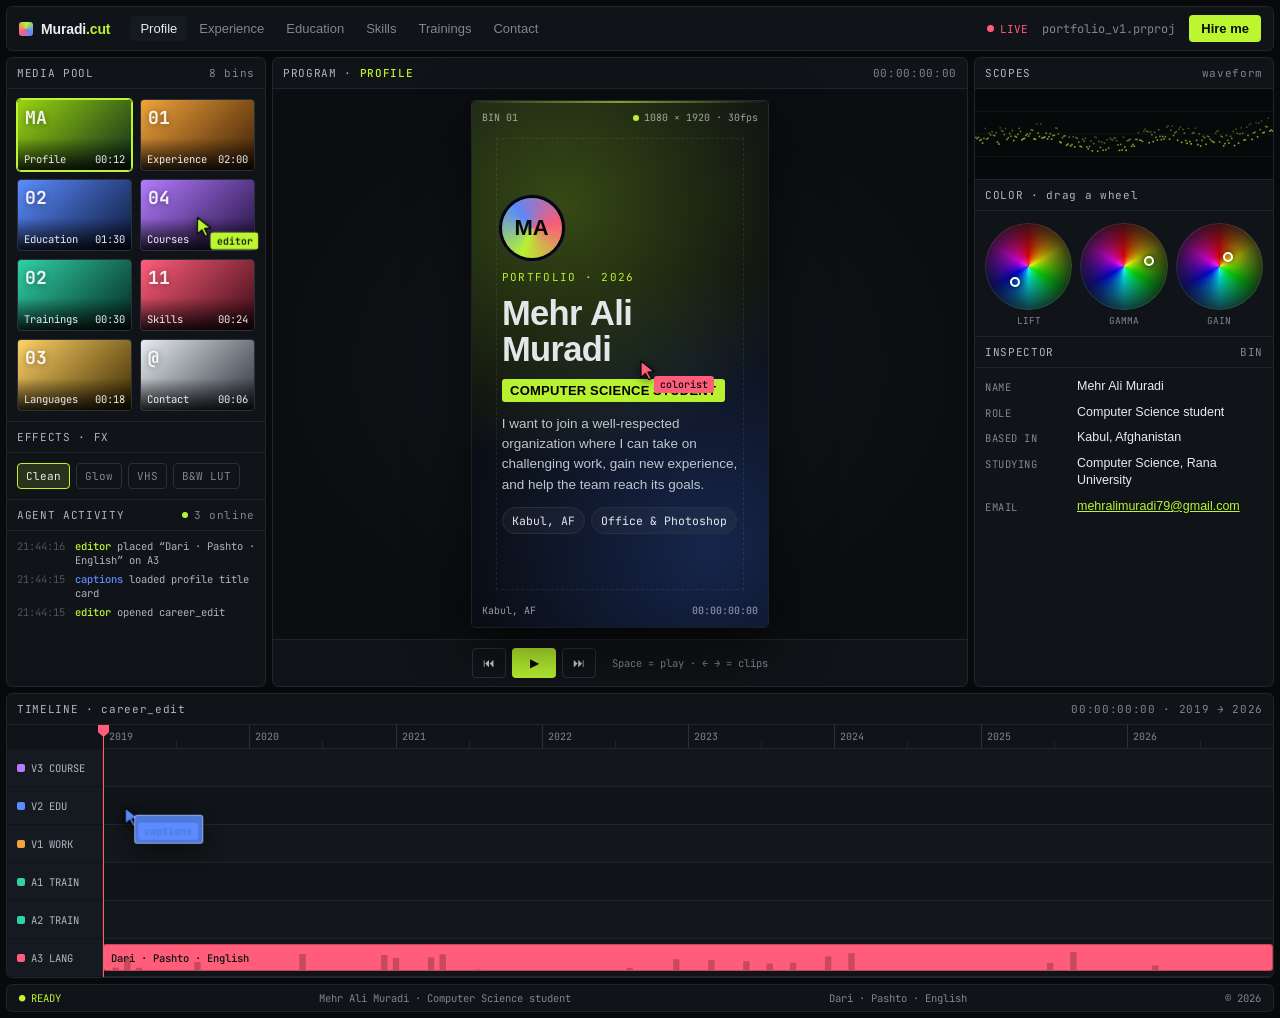
<file: index.html>
<!doctype html>
<html lang="en">
<head>
<meta charset="utf-8">
<meta name="viewport" content="width=device-width, initial-scale=1">
<title>Mehr Ali Muradi — Portfolio</title>
<meta name="google-site-verification" content="gDkWhUcgJbOgyxq6eKkhH-x9sYT1fws6L-aEBCJrdxM" />
<meta name="description" content="Mehr Ali Muradi — Computer Science student in Kabul. Office, Photoshop, databases, networking and document specialist. Portfolio and CV.">
<meta property="og:title" content="Mehr Ali Muradi — Portfolio">
<meta property="og:description" content="Computer Science student, document specialist and technical staff based in Kabul.">
<link rel="preconnect" href="https://fonts.googleapis.com">
<link rel="preconnect" href="https://fonts.gstatic.com" crossorigin>
<link href="https://fonts.googleapis.com/css2?family=JetBrains+Mono:wght@400;500;700&display=swap" rel="stylesheet">
<link href="https://api.fontshare.com/v2/css?f[]=general-sans@400,500,600,700&display=swap" rel="stylesheet">
<link rel="stylesheet" href="style.css">
</head>
<body>
<div class="app" id="app">

  <!-- Menu bar -->
  <header class="menubar">
    <div class="brand"><span class="brand-mark" aria-hidden="true"></span><span>Muradi<b>.cut</b></span></div>
    <nav class="menu" aria-label="Sections">
      <button data-jump="profile">Profile</button>
      <button data-jump="experience">Experience</button>
      <button data-jump="education">Education</button>
      <button data-jump="skills">Skills</button>
      <button data-jump="trainings">Trainings</button>
      <button data-jump="contact">Contact</button>
    </nav>
    <div class="menubar-right">
      <span class="rec"><i></i>LIVE</span>
      <span class="mono dim" id="projName">portfolio_v1.prproj</span>
      <a class="export-btn" href="mailto:mehralimuradi79@gmail.com">Hire me</a>
    </div>
  </header>

  <!-- Media pool -->
  <section class="panel pool" aria-label="Media pool">
    <div class="panel-head"><span>MEDIA POOL</span><span class="dim mono" id="poolCount">8 bins</span></div>
    <div class="pool-grid" id="poolGrid"></div>
    <div class="panel-head sub"><span>EFFECTS · FX</span></div>
    <div class="fx-list">
      <button class="fx" data-fx="none">Clean</button>
      <button class="fx" data-fx="glow">Glow</button>
      <button class="fx" data-fx="vhs">VHS</button>
      <button class="fx" data-fx="mono">B&amp;W LUT</button>
    </div>
    <div class="panel-head sub"><span>AGENT ACTIVITY</span><span class="mono dim"><i class="live-dot"></i>3 online</span></div>
    <ul class="log mono" id="log" aria-live="off"></ul>
  </section>

  <!-- Program monitor -->
  <section class="panel monitor-panel" aria-label="Program monitor">
    <div class="panel-head"><span>PROGRAM · <b id="monTitle">PROFILE</b></span><span class="mono dim" id="monTc">00:00:00:00</span></div>
    <div class="monitor-wrap">
      <div class="monitor" id="monitor">
        <div class="safe" aria-hidden="true"></div>
        <div class="scanline" aria-hidden="true"></div>
        <div class="mon-corner tl mono" id="monTag">CLIP 01</div>
        <div class="mon-corner tr mono"><i class="dot"></i>1080 × 1920 · 30fps</div>
        <div class="mon-content" id="monContent"></div>
        <div class="mon-corner bl mono" id="monMeta">Kabul, AF</div>
        <div class="mon-corner br mono" id="monTc2">00:00:00:00</div>
      </div>
    </div>
    <div class="transport">
      <button class="t-btn" id="prevBtn" aria-label="Previous clip">⏮</button>
      <button class="t-btn play" id="playBtn" aria-label="Play timeline">▶</button>
      <button class="t-btn" id="nextBtn" aria-label="Next clip">⏭</button>
      <span class="mono dim t-hint">Space = play · ← → = clips</span>
    </div>
  </section>

  <!-- Scopes + inspector -->
  <aside class="panel inspector" aria-label="Inspector">
    <div class="panel-head"><span>SCOPES</span><span class="mono dim">waveform</span></div>
    <canvas id="scope" class="scope" height="90"></canvas>
    <div class="panel-head sub"><span>COLOR · drag a wheel</span></div>
    <div class="wheels" id="wheels">
      <div class="wheel" data-w="0"><div class="wheel-dot"></div><span>LIFT</span></div>
      <div class="wheel" data-w="1"><div class="wheel-dot"></div><span>GAMMA</span></div>
      <div class="wheel" data-w="2"><div class="wheel-dot"></div><span>GAIN</span></div>
    </div>
    <div class="panel-head sub"><span>INSPECTOR</span><span class="mono dim" id="insType">—</span></div>
    <dl class="props" id="props"></dl>
  </aside>

  <!-- Timeline -->
  <section class="panel timeline" aria-label="Timeline">
    <div class="panel-head">
      <span>TIMELINE · <span class="mono">career_edit</span></span>
      <span class="mono dim"><span id="tlTc">00:00:00:00</span> · 2019 → 2026</span>
    </div>
    <div class="tl-scroll">
      <div class="tl-inner" id="tlInner">
        <div class="ruler" id="ruler"></div>
        <div class="tracks" id="tracks"></div>
        <div class="playhead" id="playhead"><span></span></div>
      </div>
    </div>
  </section>

  <footer class="statusbar mono">
    <span>● READY</span>
    <span>Mehr Ali Muradi · Computer Science student</span>
    <span class="hide-sm">Dari · Pashto · English</span>
    <span class="hide-sm">© 2026</span>
  </footer>
</div>
<div id="cursors" aria-hidden="true"></div>
<script src="app.js"></script>
<script src="agents.js"></script>
</body>
</html>
</file>
<file: style.css>
:root{
  --bg:#08090b; --panel:#101317; --panel-2:#151a20; --line:#1f252d; --line-2:#2a313b;
  --text:#e8ecef; --dim:#7d8792; --faint:#4b535d;
  --hue:78; --hue2:222; --gain:1; --accent:hsl(var(--hue) 92% 58%); --accent-soft:hsl(var(--hue) 92% 58% / .14);
  --c-edu:#5b8cff; --c-work:#f2a33a; --c-course:#b37bff; --c-train:#2fd1a6; --c-skill:#ff5d7a;
  --mono:'JetBrains Mono', ui-monospace, monospace;
  --sans:'General Sans', 'Segoe UI', sans-serif;
  --r:6px;
}
*{box-sizing:border-box;margin:0;padding:0}
html,body{background:var(--bg);color:var(--text);font-family:var(--sans);font-size:14px;-webkit-font-smoothing:antialiased}
button{font:inherit;color:inherit;background:none;border:0;cursor:pointer}
a{color:inherit}
.mono{font-family:var(--mono)}
.dim{color:var(--dim)}
:focus-visible{outline:2px solid var(--accent);outline-offset:2px}

.app{
  min-height:100vh; display:grid; gap:6px; padding:6px;
  grid-template-columns: 260px minmax(0,1fr) 300px;
  grid-template-rows: auto minmax(600px, 70vh) auto auto;
  grid-template-areas:"menu menu menu" "pool mon insp" "tl tl tl" "status status status";
}
.menubar{grid-area:menu;display:flex;align-items:center;gap:20px;padding:8px 12px;background:var(--panel);border:1px solid var(--line);border-radius:var(--r)}
.brand{display:flex;align-items:center;gap:8px;font-weight:600;letter-spacing:-.01em}
.brand b{color:var(--accent);font-weight:600}
.brand-mark{width:14px;height:14px;border-radius:3px;background:conic-gradient(var(--accent),#5b8cff,#ff5d7a,var(--accent))}
.menu{display:flex;gap:2px;flex:1;overflow-x:auto;scrollbar-width:none}
.menu button{padding:5px 10px;border-radius:4px;color:var(--dim);font-size:13px;white-space:nowrap}
.menu button:hover,.menu button.on{color:var(--text);background:var(--panel-2)}
.menubar-right{display:flex;align-items:center;gap:14px;font-size:12px}
.rec{display:flex;align-items:center;gap:6px;font-family:var(--mono);font-size:11px;color:#ff5d7a}
.rec i{width:7px;height:7px;border-radius:50%;background:#ff5d7a;animation:blink 1.4s infinite}
@keyframes blink{50%{opacity:.25}}
.export-btn{background:var(--accent);color:#0a0c06;font-weight:600;padding:6px 12px;border-radius:4px;text-decoration:none;font-size:13px}
.export-btn:hover{filter:brightness(1.1)}

.panel{background:var(--panel);border:1px solid var(--line);border-radius:var(--r);overflow:hidden;display:flex;flex-direction:column;min-width:0}
.panel-head{display:flex;justify-content:space-between;align-items:center;padding:8px 10px;font-family:var(--mono);font-size:11px;letter-spacing:.06em;border-bottom:1px solid var(--line);color:#aeb6bf}
.panel-head b{color:var(--accent);font-weight:500}
.panel-head.sub{border-top:1px solid var(--line)}

/* Pool */
.pool{grid-area:pool}
.pool-grid{display:grid;grid-template-columns:1fr 1fr;gap:8px;padding:10px;align-content:start}
.clip-thumb{position:relative;border-radius:4px;overflow:hidden;aspect-ratio:16/10;border:1px solid var(--line-2);text-align:left;transition:transform .15s, border-color .15s}
.clip-thumb:hover{transform:translateY(-1px);border-color:var(--faint)}
.clip-thumb.on{border-color:var(--accent);box-shadow:0 0 0 1px var(--accent)}
.clip-thumb .art{position:absolute;inset:0}
.clip-thumb .lbl{position:absolute;left:0;right:0;bottom:0;padding:14px 6px 4px;font-family:var(--mono);font-size:10.5px;background:linear-gradient(transparent,rgba(0,0,0,.85));display:flex;justify-content:space-between}
.clip-thumb .glyph{position:absolute;top:6px;left:7px;font-family:var(--mono);font-size:18px;font-weight:700;color:rgba(255,255,255,.92);text-shadow:0 1px 6px rgba(0,0,0,.4)}
.fx-list{display:flex;flex-wrap:wrap;gap:6px;padding:10px}
.fx{font-family:var(--mono);font-size:11px;padding:5px 8px;border:1px solid var(--line-2);border-radius:4px;color:var(--dim)}
.fx.on,.fx:hover{color:var(--text);border-color:var(--accent);background:var(--accent-soft)}

/* Monitor */
.monitor-panel{grid-area:mon}
.monitor-wrap{flex:1;display:flex;align-items:center;justify-content:center;padding:12px;min-height:0;background:radial-gradient(ellipse at center,#14181d 0%,#0b0d10 70%)}
.monitor{position:relative;height:100%;max-height:100%;aspect-ratio:9/16;max-width:100%;background:#050607;border-radius:4px;overflow:hidden;box-shadow:0 20px 60px rgba(0,0,0,.6),0 0 0 1px var(--line-2)}
.monitor::before{content:"";position:absolute;inset:0;background:
  radial-gradient(circle at 30% 20%,hsl(var(--hue) 80% 50% / .28),transparent 55%),
  radial-gradient(circle at 80% 85%,hsl(var(--hue2) 90% 60% / .28),transparent 55%),
  linear-gradient(160deg,#0d1014,#06070a);z-index:0}
.monitor{filter:brightness(var(--gain))}
.monitor.fx-glow .mon-content{filter:drop-shadow(0 0 10px hsl(var(--hue) 90% 60% / .55))}
.monitor.fx-mono{filter:brightness(var(--gain)) grayscale(1) contrast(1.15)}
.monitor.fx-vhs::after{content:"";position:absolute;inset:0;z-index:5;pointer-events:none;background:repeating-linear-gradient(0deg,rgba(255,255,255,.04) 0 1px,transparent 1px 3px);mix-blend-mode:screen;animation:vhs 0.3s steps(2) infinite}
.monitor.fx-vhs .mon-content{text-shadow:2px 0 rgba(255,0,80,.6),-2px 0 rgba(0,200,255,.6)}
@keyframes vhs{50%{transform:translateY(1px)}}
.safe{position:absolute;inset:7% 8%;border:1px dashed rgba(255,255,255,.08);z-index:1;pointer-events:none}
.mon-corner{position:absolute;z-index:3;font-size:10px;color:rgba(255,255,255,.6);display:flex;align-items:center;gap:5px}
.mon-corner.tl{top:10px;left:10px}.mon-corner.tr{top:10px;right:10px}.mon-corner.bl{bottom:10px;left:10px}.mon-corner.br{bottom:10px;right:10px}
.mon-corner .dot{width:6px;height:6px;border-radius:50%;background:var(--accent)}
.mon-content{position:absolute;inset:0;z-index:2;display:flex;flex-direction:column;justify-content:safe center;padding:40px 10% 36px;gap:12px;overflow:auto;scrollbar-width:none}
.mon-content.anim > *{animation:rise .5s cubic-bezier(.2,.7,.2,1) both}
.mon-content.anim > *:nth-child(2){animation-delay:.06s}.mon-content.anim > *:nth-child(3){animation-delay:.12s}.mon-content.anim > *:nth-child(4){animation-delay:.18s}.mon-content.anim > *:nth-child(n+5){animation-delay:.24s}
@keyframes rise{from{opacity:0;transform:translateY(10px)}to{opacity:1;transform:none}}
.kicker{font-family:var(--mono);font-size:11px;letter-spacing:.12em;color:var(--accent);text-transform:uppercase}
.big{font-size:clamp(24px,2.7vw,36px);line-height:1.02;font-weight:700;letter-spacing:-.02em}
.caption{align-self:flex-start;background:#fff;color:#000;font-weight:700;font-size:13px;padding:4px 8px;border-radius:3px;text-transform:uppercase;letter-spacing:.02em}
.caption.hl{background:var(--accent)}
.mon-p{color:#c3cad1;line-height:1.5;font-size:13.5px}
.mon-list{list-style:none;display:flex;flex-direction:column;gap:8px}
.mon-list li{display:grid;grid-template-columns:54px 1fr;gap:8px;font-size:13px;line-height:1.35;padding:8px;background:rgba(255,255,255,.04);border:1px solid rgba(255,255,255,.06);border-radius:4px;cursor:pointer}
.mon-list li:hover{border-color:var(--accent)}
.mon-list li .y{font-family:var(--mono);font-size:11px;color:var(--accent);padding-top:1px}
.mon-list li small{display:block;color:var(--dim);font-size:11.5px;margin-top:2px}
.chips{display:flex;flex-wrap:wrap;gap:6px}
.chip{font-family:var(--mono);font-size:11.5px;padding:5px 9px;border-radius:999px;border:1px solid var(--line-2);background:rgba(255,255,255,.04)}
.meter{display:grid;grid-template-columns:70px 1fr 50px;align-items:center;gap:8px;font-size:12.5px}
.meter .bar{height:6px;border-radius:3px;background:rgba(255,255,255,.08);overflow:hidden}
.meter .bar i{display:block;height:100%;background:var(--accent);border-radius:3px;transform-origin:left;animation:grow .9s cubic-bezier(.2,.7,.2,1) both}
@keyframes grow{from{transform:scaleX(0)}}
.cta-row{display:flex;flex-direction:column;gap:8px}
.cta{display:flex;flex-direction:column;align-items:flex-start;gap:2px;padding:10px 12px;border-radius:4px;background:rgba(255,255,255,.05);border:1px solid rgba(255,255,255,.08);text-decoration:none;font-size:13px}
.cta:hover{border-color:var(--accent)}
.cta.primary{background:var(--accent);color:#0a0c06;font-weight:600;border-color:transparent}
.cta span:last-child{font-family:var(--mono);font-size:11px;opacity:.75;word-break:break-all}
.monogram{flex:none;align-self:flex-start;width:60px;height:60px;border-radius:50%;display:grid;place-items:center;font-weight:700;font-size:22px;background:conic-gradient(from 200deg,var(--accent),#5b8cff,#ff5d7a,var(--accent));color:#07080a;box-shadow:0 0 0 3px #050607,0 0 0 4px var(--line-2)}

.transport{display:flex;align-items:center;justify-content:center;gap:6px;padding:8px;border-top:1px solid var(--line)}
.t-btn{width:34px;height:30px;border-radius:4px;border:1px solid var(--line-2);font-size:12px;color:#c8ced4}
.t-btn:hover{border-color:var(--faint)}
.t-btn.play{width:44px;background:var(--accent);color:#0a0c06;border-color:transparent}
.t-hint{font-size:10.5px;margin-left:10px}

/* Inspector */
.inspector{grid-area:insp}
.scope{width:100%;height:90px;display:block;background:#06080a}
.wheels{display:grid;grid-template-columns:repeat(3,1fr);gap:8px;padding:12px 10px}
.wheel{position:relative;aspect-ratio:1;border-radius:50%;cursor:grab;touch-action:none;
  background:radial-gradient(circle,#fff0 0 0,rgba(16,19,23,.0) 0,rgba(16,19,23,.85) 72%),conic-gradient(red,yellow,lime,cyan,blue,magenta,red);
  box-shadow:inset 0 0 0 1px rgba(255,255,255,.1)}
.wheel::after{content:"";position:absolute;inset:38%;border-radius:50%;background:radial-gradient(circle,rgba(255,255,255,.18),transparent 70%)}
.wheel-dot{position:absolute;width:10px;height:10px;border-radius:50%;border:2px solid #fff;left:50%;top:50%;transform:translate(-50%,-50%);z-index:2;box-shadow:0 0 6px rgba(0,0,0,.8)}
.wheel span{position:absolute;bottom:-17px;left:0;right:0;text-align:center;font-family:var(--mono);font-size:9.5px;color:var(--dim)}
.wheels{padding-bottom:26px;max-width:320px;width:100%;margin:0 auto}
.props{padding:10px;display:grid;grid-template-columns:82px 1fr;gap:8px 10px;font-size:12.5px;overflow:auto;flex:1;align-content:start}
.props dt{font-family:var(--mono);font-size:10.5px;color:var(--dim);padding-top:2px;text-transform:uppercase;letter-spacing:.05em}
.props dd{color:var(--text);line-height:1.4;word-break:break-word}
.props dd .sw{display:inline-block;width:9px;height:9px;border-radius:2px;margin-right:6px;vertical-align:middle}
.props dd a{color:var(--accent)}

/* Timeline */
.timeline{grid-area:tl}
.tl-scroll{overflow-x:auto;overflow-y:hidden}
.tl-inner{position:relative;min-width:900px;padding-left:96px;user-select:none}
.ruler{position:relative;height:24px;border-bottom:1px solid var(--line);cursor:pointer}
.ruler .tick{position:absolute;top:0;bottom:0;border-left:1px solid var(--line-2);font-family:var(--mono);font-size:10px;color:var(--dim);padding:5px 0 0 5px}
.ruler .tick.minor{border-left-color:var(--line);top:16px}
.tracks{position:relative}
.track{position:relative;height:38px;border-bottom:1px solid var(--line)}
.track:nth-child(odd){background:rgba(255,255,255,.012)}
.track-label{position:absolute;left:-96px;width:96px;top:0;bottom:0;display:flex;align-items:center;gap:6px;padding:0 10px;font-family:var(--mono);font-size:10.5px;color:#aeb6bf;background:var(--panel-2);border-right:1px solid var(--line)}
.track-label i{width:8px;height:8px;border-radius:2px}
.tclip{position:absolute;top:5px;bottom:5px;border-radius:3px;padding:0 7px;display:flex;align-items:center;font-family:var(--mono);font-size:10.5px;white-space:nowrap;overflow:hidden;text-overflow:ellipsis;color:#0a0b0d;font-weight:500;border:1px solid rgba(0,0,0,.25);transition:filter .15s, box-shadow .15s}
.tclip:hover{filter:brightness(1.12)}
.tclip.on{box-shadow:0 0 0 2px #fff, 0 0 18px rgba(255,255,255,.25)}
.tclip.audio{background-size:auto 100%;color:#08130f}
.wave{position:absolute;inset:0;opacity:.22;pointer-events:none}
.playhead{position:absolute;top:0;bottom:0;width:0;border-left:1.5px solid #ff5d7a;pointer-events:none;z-index:4}
.playhead span{position:absolute;top:0;left:-6px;width:11px;height:12px;background:#ff5d7a;clip-path:polygon(0 0,100% 0,100% 60%,50% 100%,0 60%)}

.statusbar{grid-area:status;display:flex;gap:18px;justify-content:space-between;padding:6px 12px;font-size:10.5px;color:var(--dim);background:var(--panel);border:1px solid var(--line);border-radius:var(--r)}
.statusbar span:first-child{color:var(--accent)}

/* Responsive */
@media (max-width:1100px){
  .app{grid-template-columns:240px minmax(0,1fr);grid-template-rows:auto minmax(520px,70vh) auto auto auto;
    grid-template-areas:"menu menu" "pool mon" "insp insp" "tl tl" "status status"}
  .inspector{display:grid;grid-template-columns:1fr 1fr;grid-template-rows:auto auto auto auto}
  .inspector > :nth-child(1),.inspector > :nth-child(2){grid-column:1}
  .inspector > :nth-child(3),.inspector > :nth-child(4){grid-column:1}
  .inspector > :nth-child(5){grid-column:2;grid-row:1}
  .inspector > :nth-child(6){grid-column:2;grid-row:2 / span 3;border-left:1px solid var(--line)}
}
@media (max-width:720px){
  .app{grid-template-columns:minmax(0,1fr);grid-template-rows:none;
    grid-template-areas:"menu" "mon" "pool" "tl" "insp" "status"}
  .menubar{flex-wrap:wrap;gap:10px}
  .menu{order:3;flex-basis:100%}
  #projName{display:none}
  .monitor-panel{height:auto}
  .monitor-wrap{flex:none;height:min(76vh,600px)}
  .pool-grid{grid-template-columns:repeat(4,1fr);gap:6px}
  .clip-thumb .glyph{font-size:15px}
  .clip-thumb .lbl span:last-child{display:none}
  .inspector{display:flex}
  .t-hint{display:none}
  .hide-sm{display:none}
  .big{font-size:28px}
}
@media (prefers-reduced-motion:reduce){*{animation:none!important;transition:none!important}}

/* ---------- Reel-style animation layer ---------- */
.log{list-style:none;flex:1;min-height:90px;overflow:hidden;padding:8px 10px;display:flex;flex-direction:column;gap:5px;font-size:10.5px;color:#aeb6bf;
  -webkit-mask-image:linear-gradient(#000 60%,transparent);mask-image:linear-gradient(#000 60%,transparent)}
.log li{display:grid;grid-template-columns:52px 1fr;gap:6px;line-height:1.35;animation:logIn .35s ease both}
.log li time{color:var(--faint)}
.log li b{font-weight:500}
@keyframes logIn{from{opacity:0;transform:translateX(-8px)}}
.live-dot{display:inline-block;width:6px;height:6px;border-radius:50%;background:var(--accent);margin-right:6px;vertical-align:1px;animation:blink 1.4s infinite}

#cursors{position:absolute;left:0;top:0;width:0;height:0;z-index:50;pointer-events:none}
.agent{position:absolute;left:0;top:0;will-change:transform;transition:transform var(--d,900ms) cubic-bezier(.45,.05,.25,1)}
.agent svg{display:block;filter:drop-shadow(0 2px 4px rgba(0,0,0,.6))}
.agent .tag{position:absolute;left:14px;top:16px;font-family:var(--mono);font-size:10px;font-weight:500;color:#07080a;padding:2px 6px;border-radius:3px;white-space:nowrap}
.agent.click svg{animation:press .25s ease}
@keyframes press{50%{transform:scale(.8)}}
.ripple{position:absolute;width:26px;height:26px;margin:-13px 0 0 -13px;border-radius:50%;border:2px solid var(--c);animation:ripple .55s ease-out forwards;pointer-events:none;z-index:49}
@keyframes ripple{from{transform:scale(.2);opacity:1}to{transform:scale(1.6);opacity:0}}
.ghost{position:absolute;left:0;top:0;z-index:48;pointer-events:none;border-radius:3px;border:1px solid rgba(255,255,255,.5);opacity:.85;box-shadow:0 8px 20px rgba(0,0,0,.5);
  will-change:transform;transition:transform var(--d,900ms) cubic-bezier(.45,.05,.25,1), opacity .3s}
.flash{animation:flash .6s ease}
@keyframes flash{0%{box-shadow:0 0 0 2px #fff,0 0 22px var(--accent)}100%{box-shadow:none}}

.tclip.pending{opacity:0;transform:scaleX(.2);transform-origin:left}
.tclip.dropin{animation:dropIn .45s cubic-bezier(.2,.9,.3,1.3) both}
@keyframes dropIn{from{opacity:0;transform:translateY(-14px) scaleX(.6)}to{opacity:1;transform:none}}

.w{display:inline-block;animation:wordPop .42s cubic-bezier(.2,.9,.3,1.4) both;animation-delay:calc(var(--i) * 70ms + 80ms)}
@keyframes wordPop{from{opacity:0;transform:translateY(8px) scale(.6)}to{opacity:1;transform:none}}
.caption .w{animation-delay:calc(var(--i) * 90ms + 300ms)}
.caption .w.hot{color:var(--accent);background:#000;padding:0 3px;border-radius:2px;margin:0 -1px}

.photo{position:absolute;inset:0;z-index:1;overflow:hidden}
.photo img{width:100%;height:100%;object-fit:cover;animation:kenburns 14s ease-in-out infinite alternate}
.photo::after{content:"";position:absolute;inset:0;background:linear-gradient(180deg,rgba(5,6,7,.15) 0%,rgba(5,6,7,.35) 45%,rgba(5,6,7,.92) 78%)}
@keyframes kenburns{from{transform:scale(1.04) translate(0,0)}to{transform:scale(1.14) translate(-2%,-2%)}}
.mon-content.has-photo{justify-content:flex-end}
.mon-content.has-photo .monogram{display:none}
.monitor .scanline{position:absolute;left:0;right:0;height:2px;background:linear-gradient(90deg,transparent,hsl(var(--hue) 90% 60% / .6),transparent);z-index:4;animation:scan 4.5s linear infinite;pointer-events:none}
@keyframes scan{from{top:0}to{top:100%}}
@media (max-width:720px){.log{max-height:140px}}
</file>
